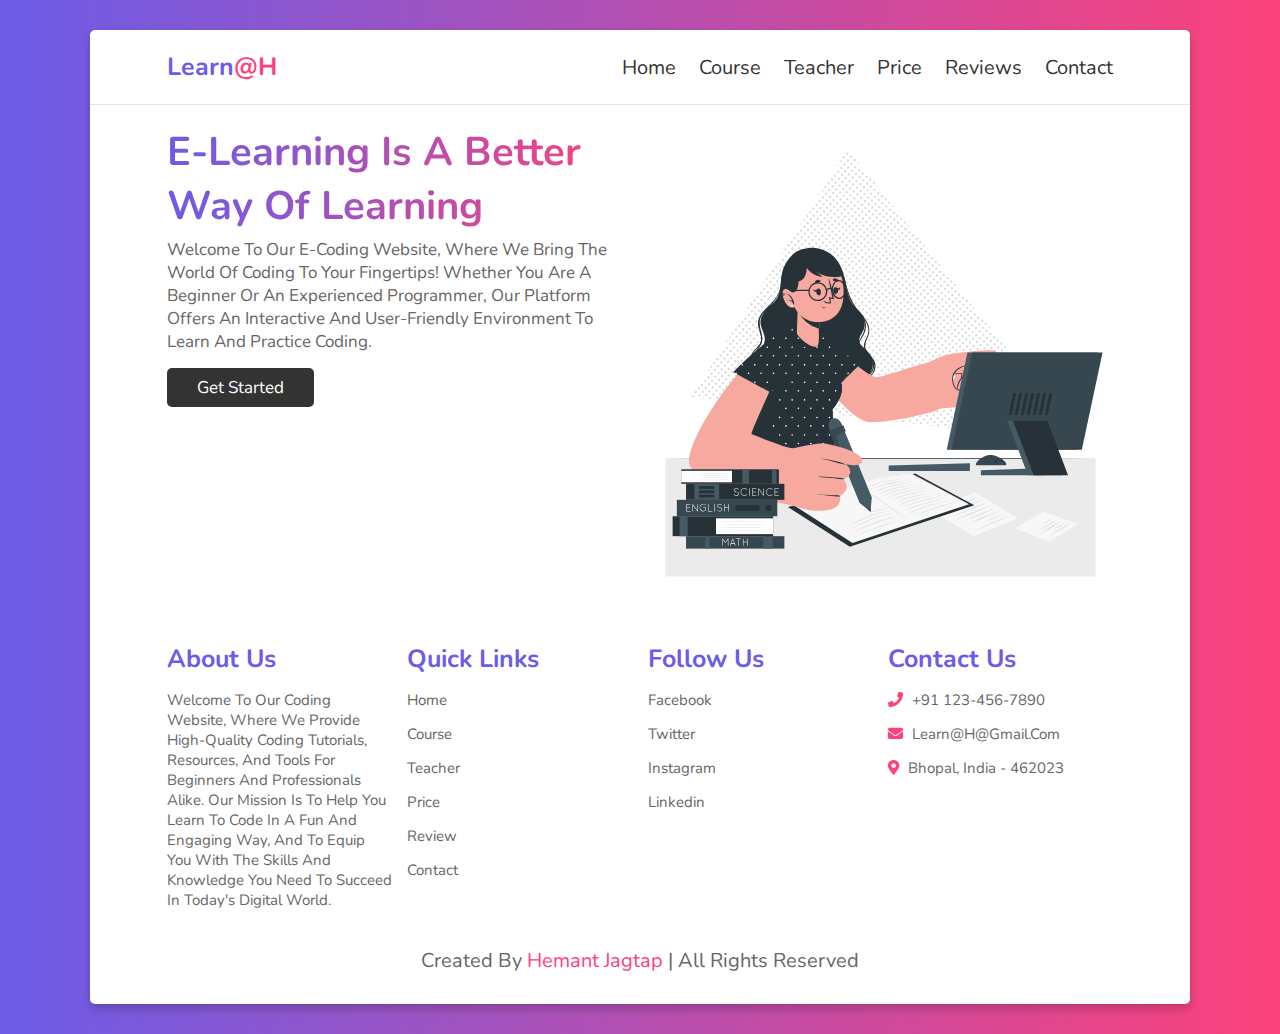
<file: index.html>
<!DOCTYPE html>
<html lang="en">
<head>
    <meta charset="UTF-8">
    <meta http-equiv="X-UA-Compatible" content="IE=edge">
    <meta name="viewport" content="width=device-width, initial-scale=1.0">
    <title>Learn@H</title>
 
    <!-- font awesome cdn Link -->
    <link rel="stylesheet" href="https://cdnjs.cloudflare.com/ajax/libs/font-awesome/5.15.3/css/all.min.css">
    
    <!-- Css file link -->
    <link rel="stylesheet" href="styles.css">
    
    <!-- Favicon Link -->
    <link rel="icon" href="favicon.ico">
</head>
<body>
    <div class="container">
        <header>
            <a href="#" class="logo">Learn<span>@H</span></a> 
            <!-- span use to apply inline css easily-->
            <div id="menu" class="fas fa-bars"></div>

            <nav class="navbar">
                <a href="index.html">home</a>
                <a href="course.html">course</a>
                <a href="teachers.html">teacher</a>
                <a href="price.html">price</a>
                <a href="reviews.html">reviews</a>
                <a href="contact.html">contact</a>
            </nav>
        </header>

        <!-- home section -->
        <section class="home">
            <div class="content">
                <h3>E-learning is a better way of learning</h3>
                <p>Welcome to our e-coding website, where we bring the world of coding to your fingertips! Whether you are a beginner or an experienced programmer, our platform offers an interactive and user-friendly environment to learn and practice coding.</p>
                <a href="#" class="btn">get started</a>
            </div>
            <div class="image">
                <img src="images/home-img.svg" alt="">
            </div>
        </section>




        <!-- footer section -->
        <section class="footer">
            <div class="box-container">
                <div class="box">
                    <h3>about us</h3>
                    <p>Welcome to our coding website, where we provide high-quality coding tutorials, resources, and tools for beginners and professionals alike. Our mission is to help you learn to code in a fun and engaging way, and to equip you with the skills and knowledge you need to succeed in today's digital world.</p>
                </div>

                <div class="box">
                    <h3>quick links</h3>
                    <a href="#">home</a>
                    <a href="#">course</a>
                    <a href="#">teacher</a>
                    <a href="#">price</a>
                    <a href="#">review</a>
                    <a href="#">contact</a>
                </div>

                <div class="box">
                    <h3>follow us</h3>
                    <a href="#">facebook</a>
                    <a href="#">twitter</a>
                    <a href="#">instagram</a>
                    <a href="#">linkedin</a>
                </div>
  
                <div class="box">
                    <h3>contact us</h3>
                    <p><i class="mod fas fa-phone"></i> +91 123-456-7890</p>
                    <p><i class="mod fas fa-envelope"></i> learn@h@gmail.com</p>
                    <p><i class="mod fas fa-map-marker-alt"></i> bhopal, india - 462023</p>
                </div>

            </div>

            <div class="credit">
                created by <span>Hemant Jagtap </span> | all rights reserved
            </div>
        </section>

    </div>










    <!-- js file link -->
    <script src="index.js"></script>
</body>
</html>
</file>
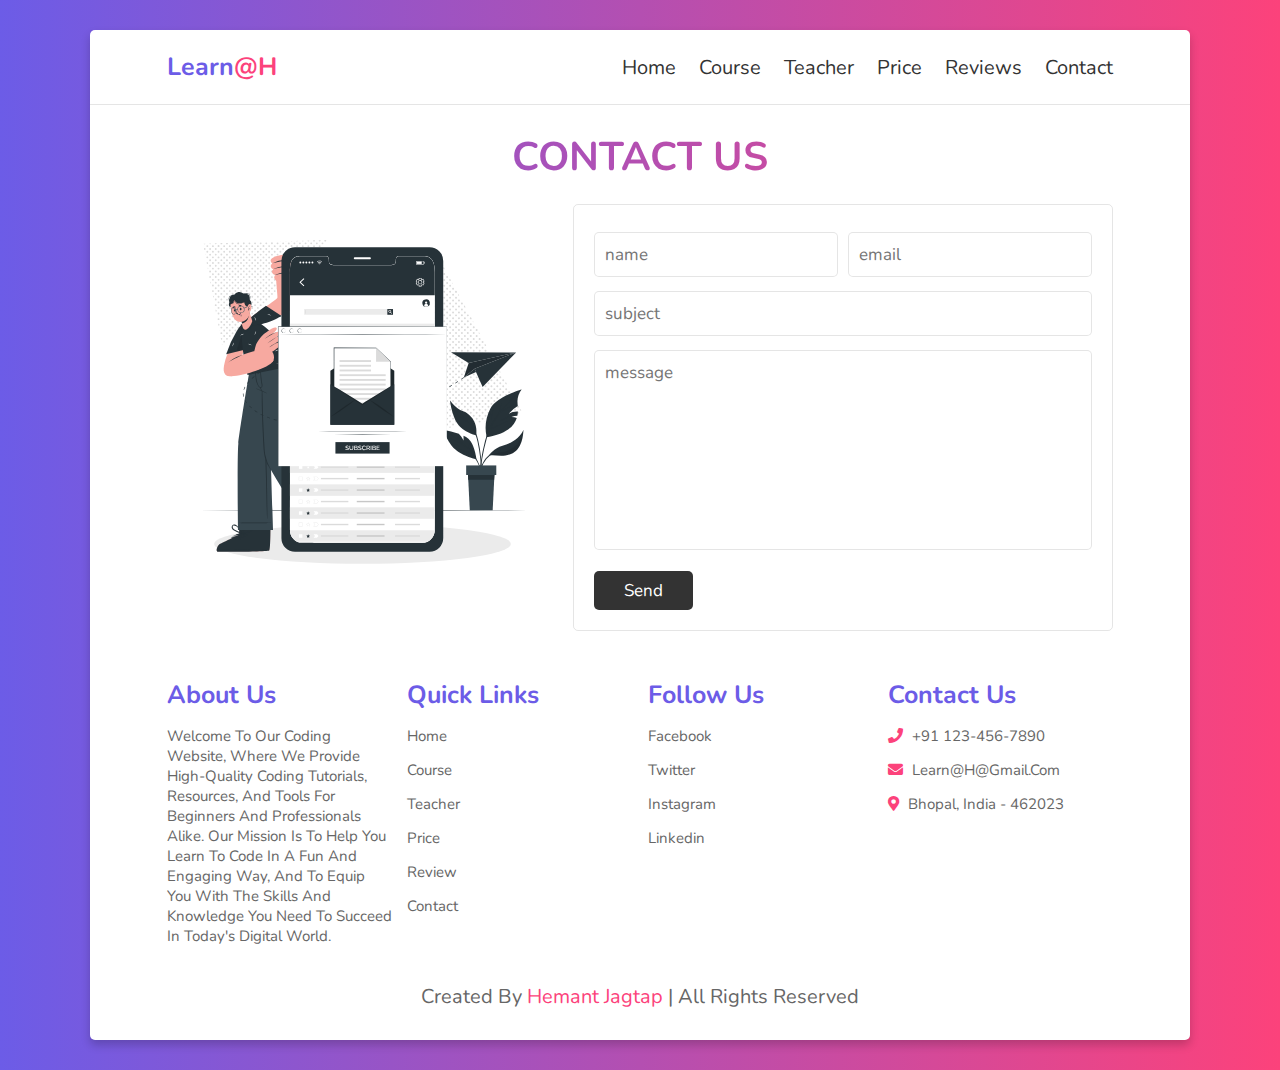
<file: contact.html>
<!DOCTYPE html>
<html lang="en">
<head>
    <meta charset="UTF-8">
    <meta http-equiv="X-UA-Compatible" content="IE=edge">
    <meta name="viewport" content="width=device-width, initial-scale=1.0">
    <title>Learn@H</title>

    <!-- font awesome cdn link  -->
    <link rel="stylesheet" href="https://cdnjs.cloudflare.com/ajax/libs/font-awesome/5.15.3/css/all.min.css">
  
    <!-- Css file link -->
    <link rel="stylesheet" href="styles.css">

    <!-- Favicon Link -->
    <link rel="icon" href="favicon.ico">
</head>
<body>
    <div class="container"> 
        <header>
            <a href="#" class="logo">Learn<span>@H</span></a> 
            <!-- span use to apply inline css easily-->
            <div id="menu" class="fas fa-bars"></div>

            <nav class="navbar">
                <a href="index.html">home</a>
                <a href="course.html">course</a>
                <a href="teachers.html">teacher</a>
                <a href="price.html">price</a>
                <a href="reviews.html">reviews</a>
                <a href="contact.html">contact</a>
            </nav>
        </header>
        
        <h1 class="heading">contact us</h1>

        <!-- contact section -->
        <section class="contact">
            <div class="image">
                <img src="images/contact-img.svg" alt="">
            </div>
            
            <form action="">
                <div class="inputBox">
                    <input type="text" placeholder="name">
                    <input type="email" placeholder="email">
                </div>
                
                <input type="text" placeholder="subject" class="box">
                
                <textarea placeholder="message" name="" id="" cols="30" rows="10"></textarea>
                
                <input type="submit" class="btn" value="send">
            </form>
            
        </section>

        <!-- footer section -->
        <section class="footer">
            <div class="box-container">
                <div class="box">
                    <h3>about us</h3>
                    <p>Welcome to our coding website, where we provide high-quality coding tutorials, resources, and tools for beginners and professionals alike. Our mission is to help you learn to code in a fun and engaging way, and to equip you with the skills and knowledge you need to succeed in today's digital world.</p>
                </div>

                <div class="box">
                    <h3>quick links</h3>
                    <a href="#">home</a>
                    <a href="#">course</a>
                    <a href="#">teacher</a>
                    <a href="#">price</a>
                    <a href="#">review</a>
                    <a href="#">contact</a>
                </div>

                <div class="box">
                    <h3>follow us</h3>
                    <a href="#">facebook</a>
                    <a href="#">twitter</a>
                    <a href="#">instagram</a>
                    <a href="#">linkedin</a>
                </div>
  
                <div class="box">
                    <h3>contact us</h3>
                    <p><i class="mod fas fa-phone"></i> +91 123-456-7890</p>
                    <p><i class="mod fas fa-envelope"></i> learn@h@gmail.com</p>
                    <p><i class="mod fas fa-map-marker-alt"></i> bhopal, india - 462023</p>
                </div>

            </div>

            <div class="credit">
                created by <span>Hemant Jagtap </span> | all rights reserved
            </div>
        </section>

    </div>










    <!-- js file link -->
    <script src="index.js"></script>
</body>
</html>
</file>
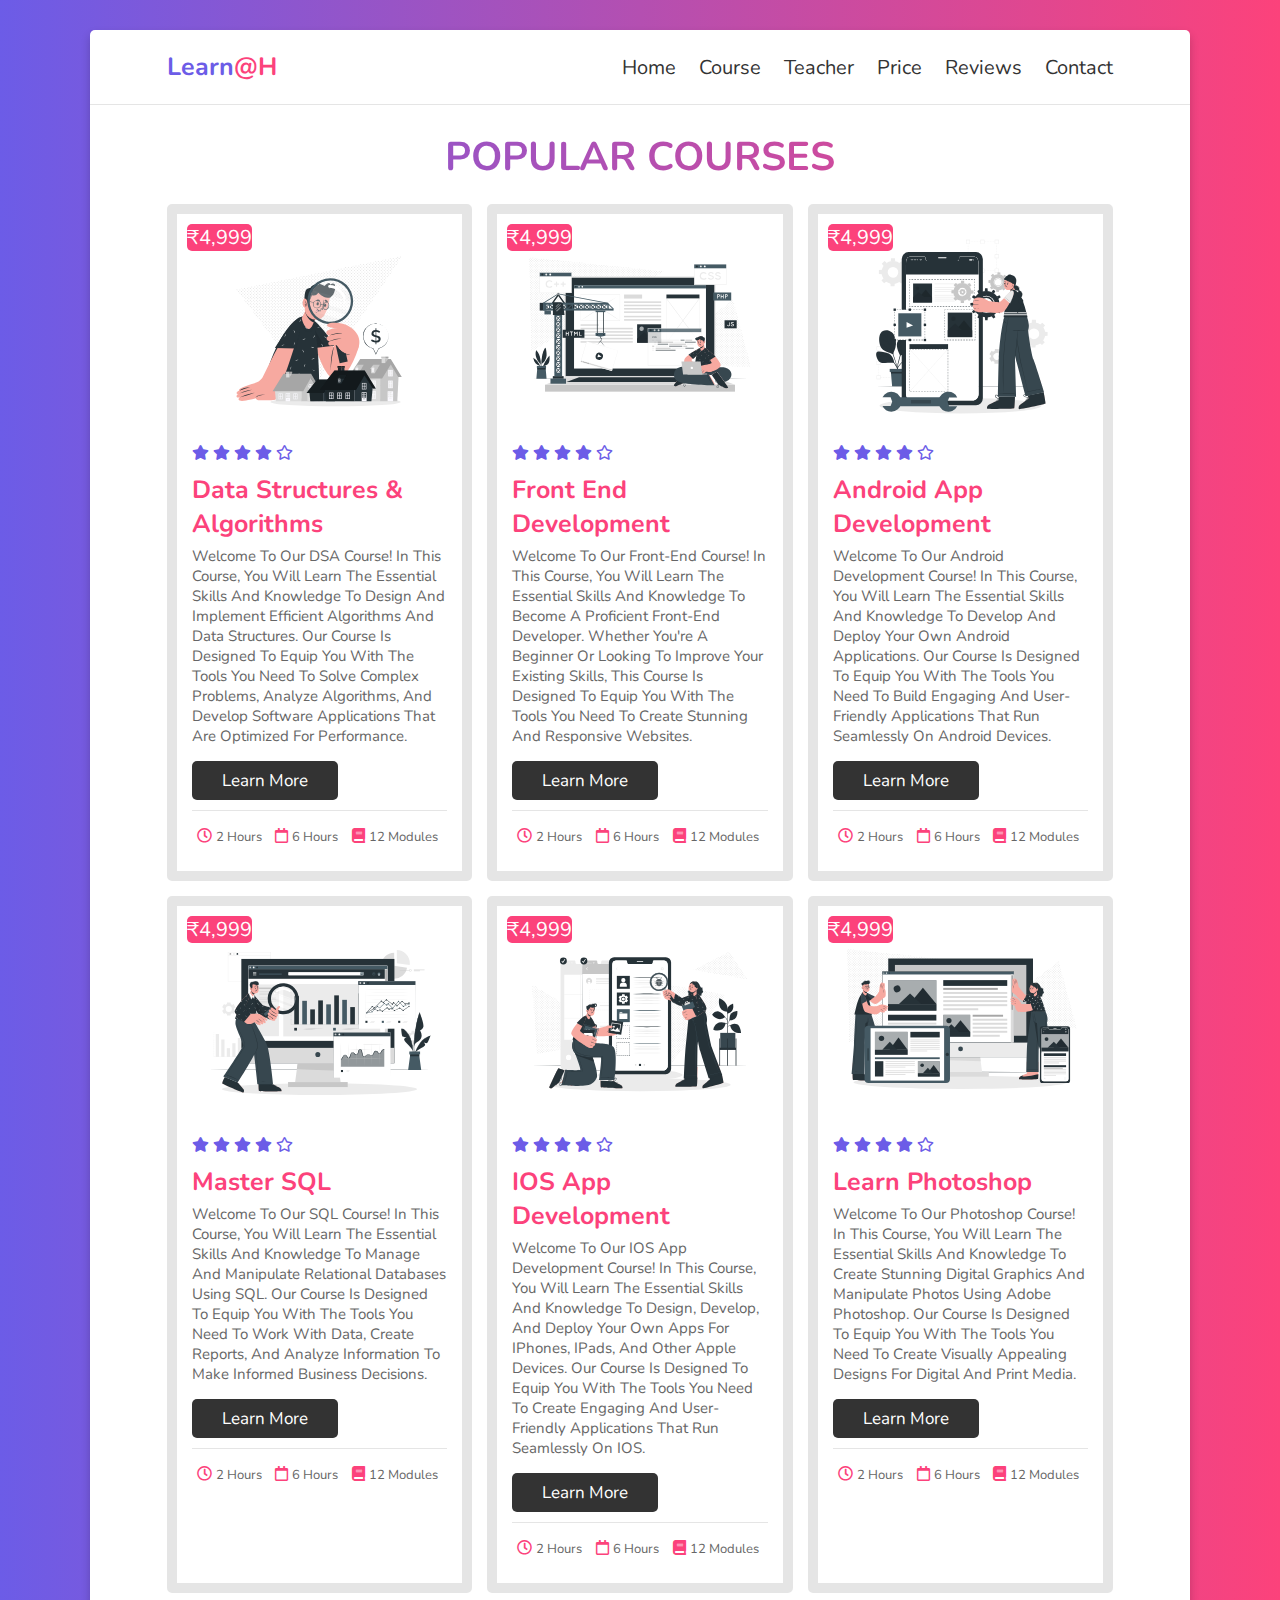
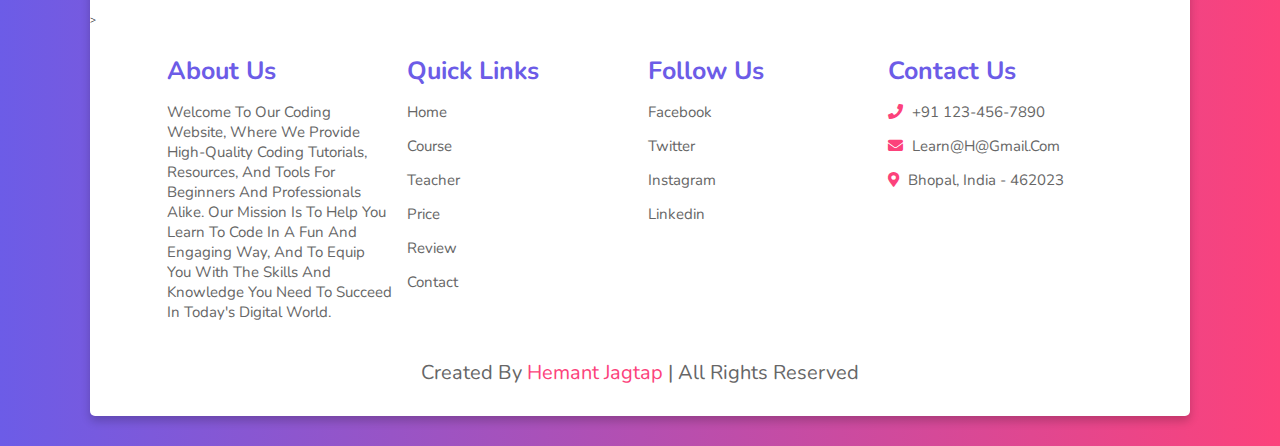
<file: course.html>
<!DOCTYPE html>
<html lang="en">
<head>
    <meta charset="UTF-8">
    <meta http-equiv="X-UA-Compatible" content="IE=edge">
    <meta name="viewport" content="width=device-width, initial-scale=1.0">
    <title>Learn@H</title>
 
   <!-- font awesome cdn link  -->
   <link rel="stylesheet" href="https://cdnjs.cloudflare.com/ajax/libs/font-awesome/5.15.3/css/all.min.css">

    <!-- Css file link -->
    <link rel="stylesheet" href="styles.css">

    <!-- Favicon Link -->
    <link rel="icon" href="favicon.ico">
</head> 
<body>
    <div class="container">
        <header>
            <a href="#" class="logo">Learn<span>@H</span></a> 
            <!-- span use to apply inline css easily-->
            <div id="menu" class="fas fa-bars"></div>

            <nav class="navbar">
                <a href="index.html">home</a>
                <a href="course.html">course</a>
                <a href="teachers.html">teacher</a>
                <a href="price.html">price</a>
                <a href="reviews.html">reviews</a>
                <a href="contact.html">contact</a>
            </nav>
        </header>
        
        <h1 class="heading"> popular courses</h1>
      
        <!-- course section -->
        <section class="course">

            <div class="box">
                <span class="amount">₹4,999</span>
                <img src="images/course-4.svg" alt="">
                <div class="stars">
                    <i class="fas fa-star"></i>
                    <i class="fas fa-star"></i>
                    <i class="fas fa-star"></i>
                    <i class="fas fa-star"></i>
                    <i class="far fa-star"></i>
                </div>
                <h3>data structures & algorithms</h3>
                <p>Welcome to our DSA course! In this course, you will learn the essential skills and knowledge to design and implement efficient algorithms and data structures. Our course is designed to equip you with the tools you need to solve complex problems, analyze algorithms, and develop software applications that are optimized for performance.</p>
                <a href="#" class="btn">learn more</a>
                <div class="icons ">
                    <p> <i class="far fa-clock"></i> <span> 2 hours </span> </p>
                    <p> <i class="far fa-calendar"></i> <span> 6 hours </span></p>
                    <p> <i class="fas fa-book"></i> <span> 12 modules </span> </p>
                </div>
            </div>

            <div class="box">
                <span class="amount">₹4,999</span>
                <img src="images/course-1.svg" alt="">
                <div class="stars">
                    <i class="fas fa-star"></i>
                    <i class="fas fa-star"></i>
                    <i class="fas fa-star"></i>
                    <i class="fas fa-star"></i>
                    <i class="far fa-star"></i>
                </div>
                <h3>front end development</h3>
                <p>Welcome to our front-end course! In this course, you will learn the essential skills and knowledge to become a proficient front-end developer. Whether you're a beginner or looking to improve your existing skills, this course is designed to equip you with the tools you need to create stunning and responsive websites.</p>
                <a href="#" class="btn">learn more</a>
                <div class="icons">
                    <p> <i class="far fa-clock"></i> <span> 2 hours </span> </p>
                    <p> <i class="far fa-calendar"></i> <span> 6 hours </span></p>
                    <p> <i class="fas fa-book"></i> <span> 12 modules </span> </p>
                </div>
            </div>

            <div class="box">
                <span class="amount">₹4,999</span>
                <img src="images/course-3.svg" alt="">
                <div class="stars">
                    <i class="fas fa-star"></i>
                    <i class="fas fa-star"></i>
                    <i class="fas fa-star"></i>
                    <i class="fas fa-star"></i>
                    <i class="far fa-star"></i>
                </div>
                <h3>android app development</h3>
                <p>Welcome to our Android development course! In this course, you will learn the essential skills and knowledge to develop and deploy your own Android applications. Our course is designed to equip you with the tools you need to build engaging and user-friendly applications that run seamlessly on Android devices.</p>
                <a href="#" class="btn">learn more</a>
                <div class="icons">
                    <p> <i class="far fa-clock"></i> <span> 2 hours </span> </p>
                    <p> <i class="far fa-calendar"></i> <span> 6 hours </span></p>
                    <p> <i class="fas fa-book"></i> <span> 12 modules </span> </p>
                </div>
            </div>
            
            <div class="box">
                <span class="amount">₹4,999</span>
                <img src="images/course-2.svg" alt="">
                <div class="stars">
                    <i class="fas fa-star"></i>
                    <i class="fas fa-star"></i>
                    <i class="fas fa-star"></i>
                    <i class="fas fa-star"></i>
                    <i class="far fa-star"></i>
                </div>
                <h3>Master SQL</h3>
                <p>Welcome to our SQL course! In this course, you will learn the essential skills and knowledge to manage and manipulate relational databases using SQL. Our course is designed to equip you with the tools you need to work with data, create reports, and analyze information to make informed business decisions.</p>
                <a href="#" class="btn">learn more</a>
                <div class="icons">
                    <p> <i class="far fa-clock"></i> <span> 2 hours </span> </p>
                    <p> <i class="far fa-calendar"></i> <span> 6 hours </span></p>
                    <p> <i class="fas fa-book"></i> <span> 12 modules </span> </p>
                </div>
            </div>

            <div class="box">
                <span class="amount">₹4,999</span>
                <img src="images/course-5.svg" alt="">
                <div class="stars">
                    <i class="fas fa-star"></i>
                    <i class="fas fa-star"></i>
                    <i class="fas fa-star"></i>
                    <i class="fas fa-star"></i>
                    <i class="far fa-star"></i>
                </div>
                <h3>iOS app development</h3>
                <p>Welcome to our iOS app development course! In this course, you will learn the essential skills and knowledge to design, develop, and deploy your own apps for iPhones, iPads, and other Apple devices. Our course is designed to equip you with the tools you need to create engaging and user-friendly applications that run seamlessly on iOS.</p>
                <a href="#" class="btn">learn more</a>
                <div class="icons">
                    <p> <i class="far fa-clock"></i> <span> 2 hours </span> </p>
                    <p> <i class="far fa-calendar"></i> <span> 6 hours </span></p>
                    <p> <i class="fas fa-book"></i> <span> 12 modules </span> </p>
                </div>
            </div>

            <div class="box">
                <span class="amount">₹4,999</span>
                <img src="images/course-6.svg" alt="">
                <div class="stars">
                    <i class="fas fa-star"></i>
                    <i class="fas fa-star"></i>
                    <i class="fas fa-star"></i>
                    <i class="fas fa-star"></i>
                    <i class="far fa-star"></i>
                </div>
                <h3>learn photoshop</h3>
                <p>Welcome to our Photoshop course! In this course, you will learn the essential skills and knowledge to create stunning digital graphics and manipulate photos using Adobe Photoshop. Our course is designed to equip you with the tools you need to create visually appealing designs for digital and print media.</p>
                <a href="#" class="btn">learn more</a>
                <div class="icons">
                    <p> <i class="far fa-clock"></i> <span> 2 hours </span> </p>
                    <p> <i class="far fa-calendar"></i> <span> 6 hours </span></p>
                    <p> <i class="fas fa-book"></i> <span> 12 modules </span> </p>
                </div>
            </div>


        </section>>



        <!-- footer section -->
        <section class="footer">
            <div class="box-container">
                <div class="box">
                    <h3>about us</h3>
                    <p>Welcome to our coding website, where we provide high-quality coding tutorials, resources, and tools for beginners and professionals alike. Our mission is to help you learn to code in a fun and engaging way, and to equip you with the skills and knowledge you need to succeed in today's digital world.</p>
                </div>

                <div class="box">
                    <h3>quick links</h3>
                    <a href="#">home</a>
                    <a href="#">course</a>
                    <a href="#">teacher</a>
                    <a href="#">price</a>
                    <a href="#">review</a>
                    <a href="#">contact</a>
                </div>

                <div class="box">
                    <h3>follow us</h3>
                    <a href="#">facebook</a>
                    <a href="#">twitter</a>
                    <a href="#">instagram</a>
                    <a href="#">linkedin</a>
                </div>
  
                <div class="box">
                    <h3>contact us</h3>
                    <p><i class="mod fas fa-phone"></i> +91 123-456-7890</p>
                    <p><i class="mod fas fa-envelope"></i> learn@h@gmail.com</p>
                    <p><i class="mod fas fa-map-marker-alt"></i> bhopal, india - 462023</p>
                </div>

            </div>

            <div class="credit">
                created by <span>Hemant Jagtap </span> | all rights reserved
            </div>
        </section>

    </div>










    <!-- js file link -->
    <script src="index.js"></script>
</body>
</html>
</file>
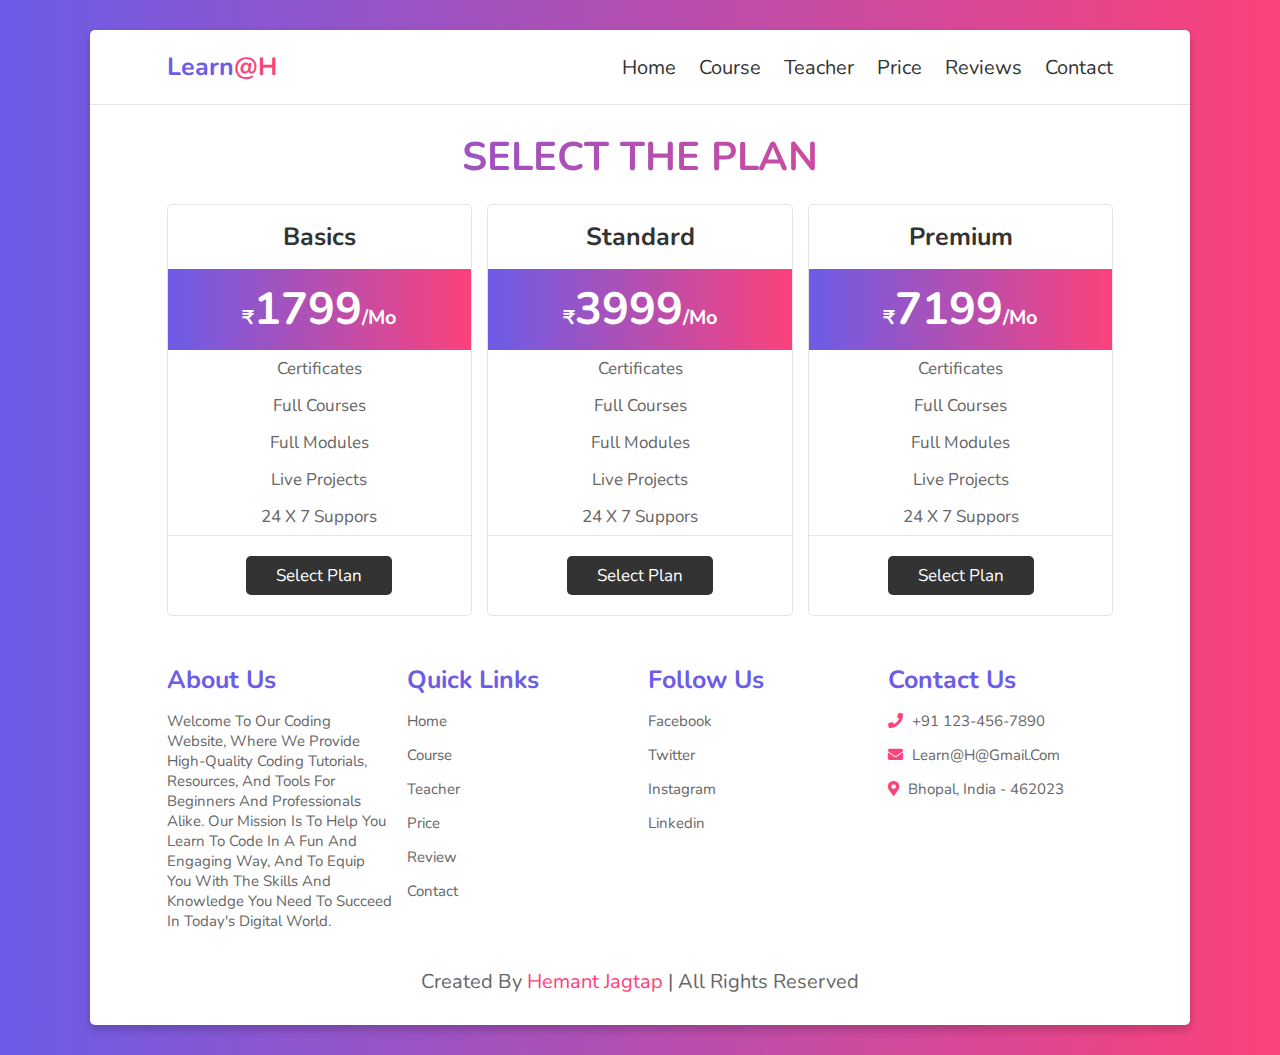
<file: price.html>
<!DOCTYPE html>
<html lang="en">
<head>
    <meta charset="UTF-8">
    <meta http-equiv="X-UA-Compatible" content="IE=edge">
    <meta name="viewport" content="width=device-width, initial-scale=1.0">
    <title>Learn@H</title>

    <!-- font awesome cdn link  -->
    <link rel="stylesheet" href="https://cdnjs.cloudflare.com/ajax/libs/font-awesome/5.15.3/css/all.min.css">

    <!-- Css file link -->
    <link rel="stylesheet" href="styles.css">

    <!-- Favicon Link -->
    <link rel="icon" href="favicon.ico">
</head>
<body>
    <div class="container">
        <header>
            <a href="#" class="logo">Learn<span>@H</span></a>
            <!-- span use to apply inline css easily-->
            <div id="menu" class="fas fa-bars"></div>

            <nav class="navbar">
                <a href="index.html">home</a>
                <a href="course.html">course</a>
                <a href="teachers.html">teacher</a>
                <a href="price.html">price</a>
                <a href="reviews.html">reviews</a>
                <a href="contact.html">contact</a>
            </nav>
        </header>
        
        <h1 class="heading">select the plan</h1>
        <!-- price section -->
        <section class="price">

            <div class="box">
                <h3>basics</h3>
                <div class="amount"><span>₹</span>1799<span>/mo</span></div>
                <ul>
                    <li>certificates</li>
                    <li>full courses</li>
                    <li>full modules</li>
                    <li>live projects</li>
                    <li>24 x 7 suppors</li>
                </ul>
                <a href="#" class="btn">select plan</a>
            </div>

            <div class="box">
                <h3>standard</h3>
                <div class="amount"><span>₹</span>3999<span>/mo</span></div>
                <ul>
                    <li>certificates</li>
                    <li>full courses</li>
                    <li>full modules</li>
                    <li>live projects</li>
                    <li>24 x 7 suppors</li>
                </ul>
                <a href="#" class="btn">select plan</a>
            </div>

            <div class="box">
                <h3>premium</h3>
                <div class="amount"><span>₹</span>7199<span>/mo</span></div>
                <ul>
                    <li>certificates</li>
                    <li>full courses</li>
                    <li>full modules</li>
                    <li>live projects</li>
                    <li>24 x 7 suppors</li>
                </ul>
                <a href="#" class="btn">select plan</a>
            </div>
        </section>


        <!-- footer section -->
        <section class="footer">
            <div class="box-container">
                <div class="box">
                    <h3>about us</h3>
                    <p>Welcome to our coding website, where we provide high-quality coding tutorials, resources, and tools for beginners and professionals alike. Our mission is to help you learn to code in a fun and engaging way, and to equip you with the skills and knowledge you need to succeed in today's digital world.</p>
                </div>

                <div class="box">
                    <h3>quick links</h3>
                    <a href="#">home</a>
                    <a href="#">course</a>
                    <a href="#">teacher</a>
                    <a href="#">price</a>
                    <a href="#">review</a>
                    <a href="#">contact</a>
                </div>

                <div class="box">
                    <h3>follow us</h3>
                    <a href="#">facebook</a>
                    <a href="#">twitter</a>
                    <a href="#">instagram</a>
                    <a href="#">linkedin</a>
                </div>
  
                <div class="box">
                    <h3>contact us</h3>
                    <p><i class="mod fas fa-phone"></i> +91 123-456-7890</p>
                    <p><i class="mod fas fa-envelope"></i> learn@h@gmail.com</p>
                    <p><i class="mod fas fa-map-marker-alt"></i> bhopal, india - 462023</p>
                </div>

            </div>

            <div class="credit">
                created by <span>Hemant Jagtap </span> | all rights reserved
            </div>
        </section>

    </div>









    <!-- js file link -->
    <script src="index.js"></script>
</body>
</html>
</file>
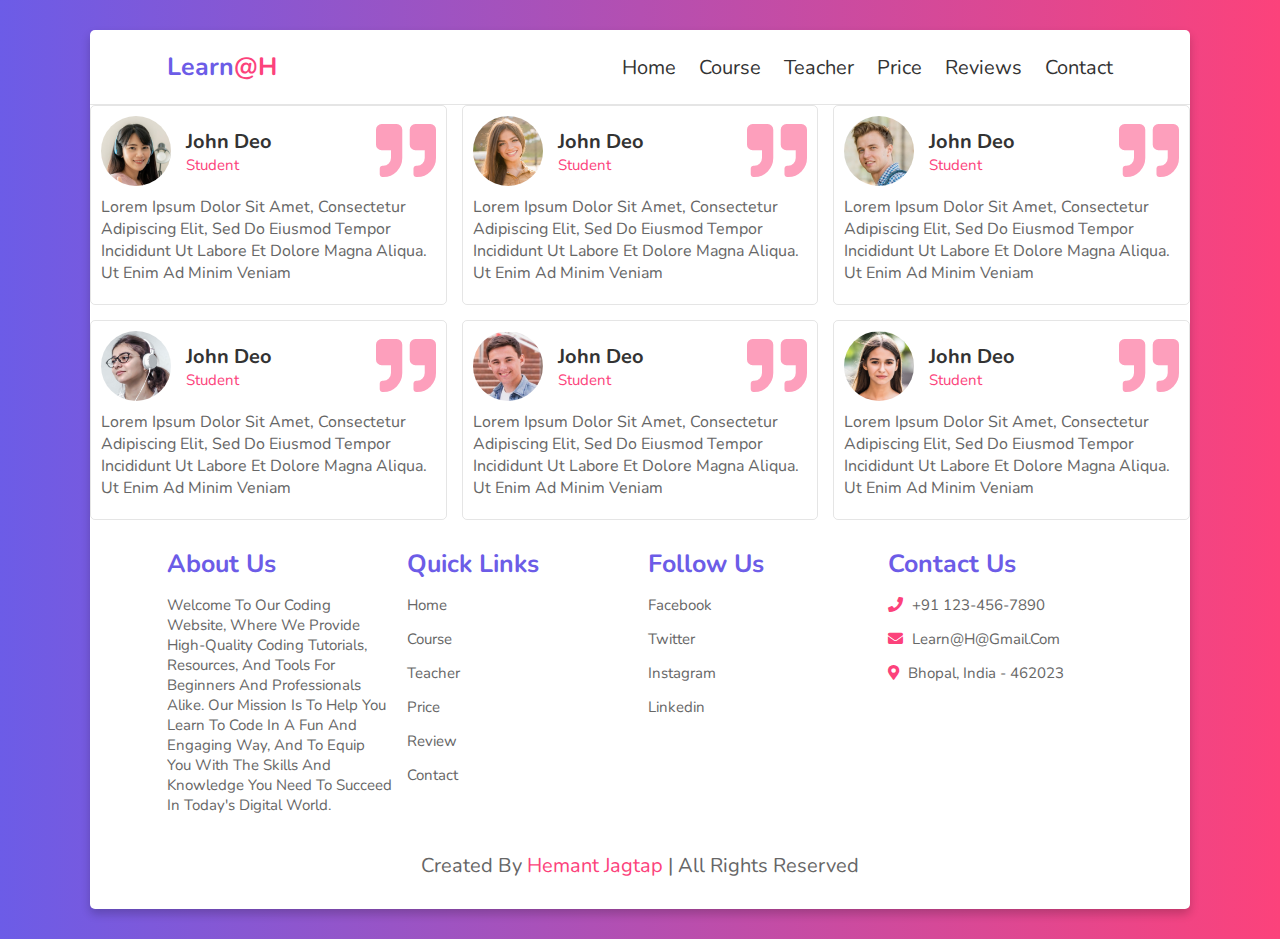
<file: reviews.html>
<!DOCTYPE html>
<html lang="en">
<head>
    <meta charset="UTF-8">
    <meta http-equiv="X-UA-Compatible" content="IE=edge">
    <meta name="viewport" content="width=device-width, initial-scale=1.0">
    <title>Learn@H</title>

    <!-- font awesome cdn link  -->
    <link rel="stylesheet" href="https://cdnjs.cloudflare.com/ajax/libs/font-awesome/5.15.3/css/all.min.css">

    <!-- Css file link -->
    <link rel="stylesheet" href="styles.css">

    <!-- Favicon Link -->
    <link rel="icon" href="favicon.ico">
</head>
<body>
    <div class="container">
        <header>
            <a href="#" class="logo">Learn<span>@H</span></a> 
            <!-- span use to apply inline css easily-->
            <div id="menu" class="fas fa-bars"></div>

            <nav class="navbar">
                <a href="index.html">home</a>
                <a href="course.html">course</a>
                <a href="teachers.html">teacher</a>
                <a href="price.html">price</a>
                <a href="reviews.html">reviews</a>
                <a href="contact.html">contact</a>
            </nav>
        </header>


        <!-- review section -->
        <secton class="review">
            <div class="box">
                <div class="student">
                    <div class="student-info">
                        <img src="images/student-1.png" alt="">                    
                        <div class="info">
                            <h3>john deo</h3>
                            <span>student</span>
                        </div>
                    </div>
                    <i class="mod fas fa-quote-right"></i>
                </div>
                <p class="text">Lorem ipsum dolor sit amet, consectetur adipiscing elit, sed do eiusmod tempor incididunt ut labore et dolore magna aliqua. Ut enim ad minim veniam</p>
            </div>

            <div class="box">
                <div class="student">
                    <div class="student-info">
                        <img src="images/student-2.png" alt="">                    
                        <div class="info">
                            <h3>john deo</h3>
                            <span>student</span>
                        </div>
                    </div>
                    <i class="mod fas fa-quote-right"></i>
                </div>
                <p class="text">Lorem ipsum dolor sit amet, consectetur adipiscing elit, sed do eiusmod tempor incididunt ut labore et dolore magna aliqua. Ut enim ad minim veniam</p>
            </div>

            <div class="box">
                <div class="student">
                    <div class="student-info">
                        <img src="images/student-3.png" alt="">                    
                        <div class="info">
                            <h3>john deo</h3>
                            <span>student</span>
                        </div>
                    </div>
                    <i class="mod fas fa-quote-right"></i>
                </div>
                <p class="text">Lorem ipsum dolor sit amet, consectetur adipiscing elit, sed do eiusmod tempor incididunt ut labore et dolore magna aliqua. Ut enim ad minim veniam</p>
            </div>

            <div class="box">
                <div class="student">
                    <div class="student-info">
                        <img src="images/student-4.png" alt="">                    
                        <div class="info">
                            <h3>john deo</h3>
                            <span>student</span>
                        </div>
                    </div>
                    <i class="mod fas fa-quote-right"></i>
                </div>
                <p class="text">Lorem ipsum dolor sit amet, consectetur adipiscing elit, sed do eiusmod tempor incididunt ut labore et dolore magna aliqua. Ut enim ad minim veniam</p>
            </div>

            <div class="box">
                <div class="student">
                    <div class="student-info">
                        <img src="images/student-5.png" alt="">                    
                        <div class="info">
                            <h3>john deo</h3>
                            <span>student</span>
                        </div>
                    </div>
                    <i class="mod fas fa-quote-right"></i>
                </div>
                <p class="text">Lorem ipsum dolor sit amet, consectetur adipiscing elit, sed do eiusmod tempor incididunt ut labore et dolore magna aliqua. Ut enim ad minim veniam</p>
            </div>

            <div class="box">
                <div class="student">
                    <div class="student-info">
                        <img src="images/student-6.png" alt="">                    
                        <div class="info">
                            <h3>john deo</h3>
                            <span>student</span>
                        </div>
                    </div>
                    <i class="mod fas fa-quote-right"></i>
                </div>
                <p class="text">Lorem ipsum dolor sit amet, consectetur adipiscing elit, sed do eiusmod tempor incididunt ut labore et dolore magna aliqua. Ut enim ad minim veniam</p>
            </div>

        </secton>

        <!-- footer section -->
        <section class="footer">
            <div class="box-container">
                <div class="box">
                    <h3>about us</h3>
                    <p>Welcome to our coding website, where we provide high-quality coding tutorials, resources, and tools for beginners and professionals alike. Our mission is to help you learn to code in a fun and engaging way, and to equip you with the skills and knowledge you need to succeed in today's digital world.</p>
                </div>

                <div class="box">
                    <h3>quick links</h3>
                    <a href="#">home</a>
                    <a href="#">course</a>
                    <a href="#">teacher</a>
                    <a href="#">price</a>
                    <a href="#">review</a>
                    <a href="#">contact</a>
                </div>

                <div class="box">
                    <h3>follow us</h3>
                    <a href="#">facebook</a>
                    <a href="#">twitter</a>
                    <a href="#">instagram</a>
                    <a href="#">linkedin</a>
                </div>
  
                <div class="box">
                    <h3>contact us</h3>
                    <p><i class="mod fas fa-phone"></i> +91 123-456-7890</p>
                    <p><i class="mod fas fa-envelope"></i> learn@h@gmail.com</p>
                    <p><i class="mod fas fa-map-marker-alt"></i> bhopal, india - 462023</p>
                </div>

            </div>

            <div class="credit">
                created by <span>Hemant Jagtap </span> | all rights reserved
            </div>
        </section>

    </div>








    <!-- js file link -->
    <script src="index.js"></script>
</body>
</html>
</file>
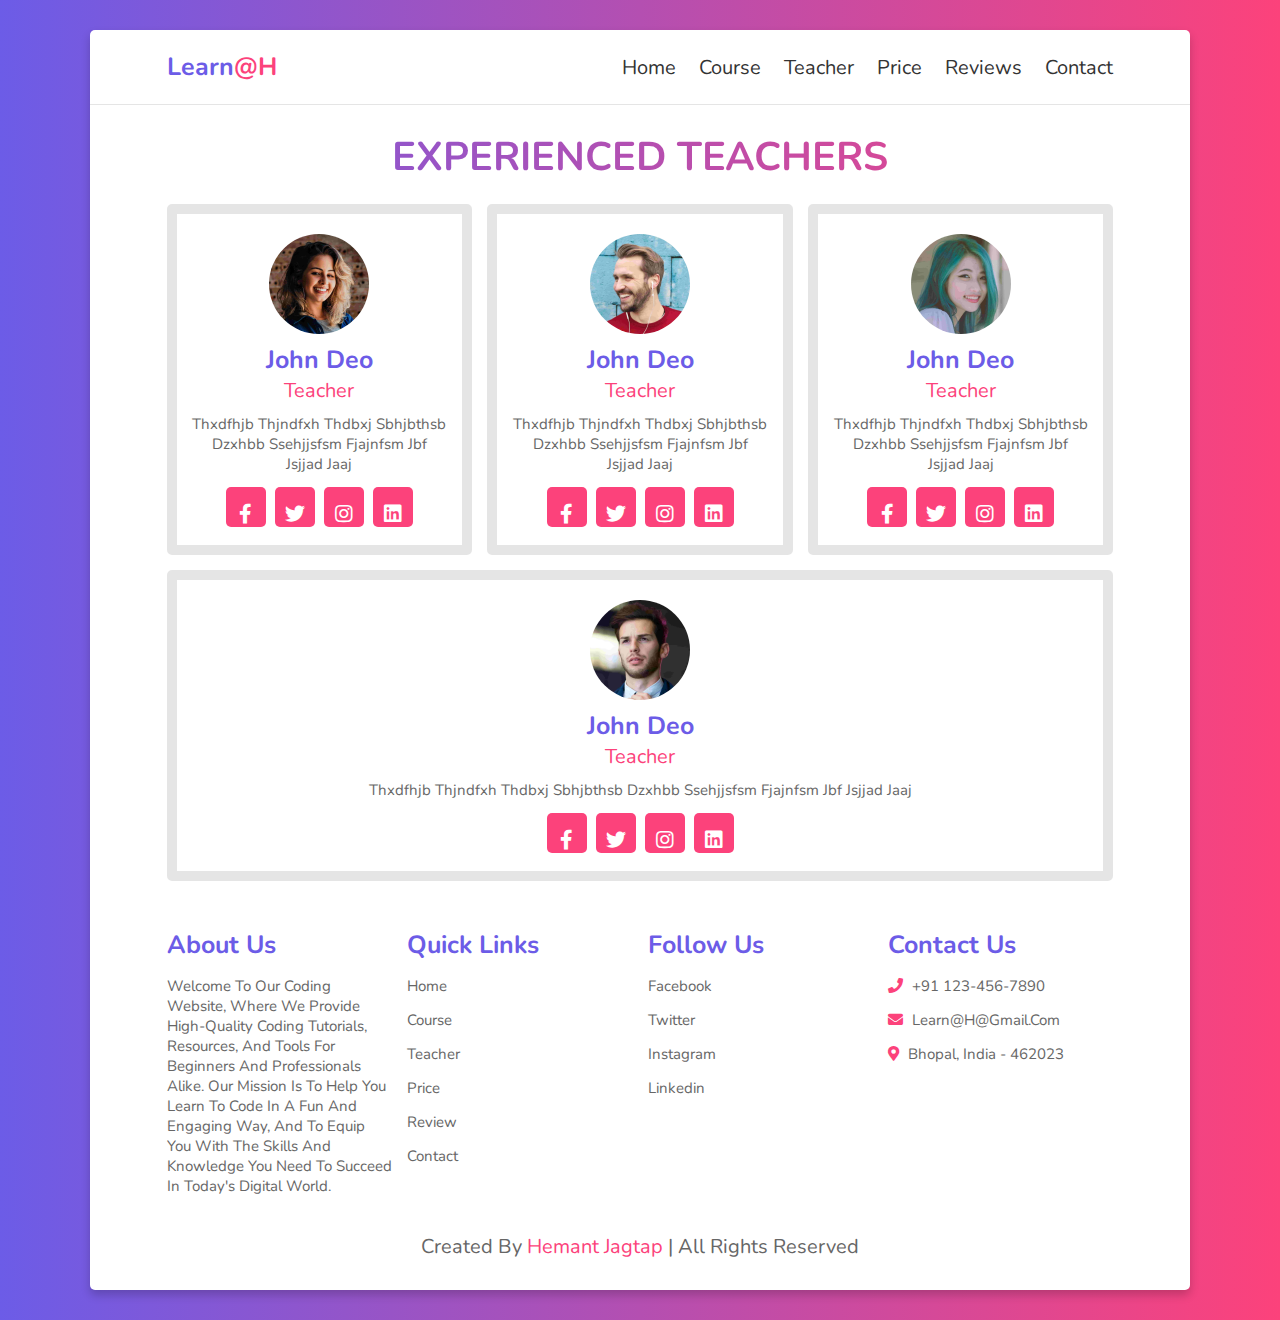
<file: teachers.html>
<!DOCTYPE html>
<html lang="en">
<head> 
    <meta charset="UTF-8">
    <meta http-equiv="X-UA-Compatible" content="IE=edge">
    <meta name="viewport" content="width=device-width, initial-scale=1.0">
    <title>Learn@H</title>

    <!-- font awesome cdn link  -->
    <link rel="stylesheet" href="https://cdnjs.cloudflare.com/ajax/libs/font-awesome/5.15.3/css/all.min.css">

    <!-- Css file link -->
    <link rel="stylesheet" href="styles.css">

    <!-- Favicon Link -->
    <link rel="icon" href="favicon.ico">
</head>
<body>
    <div class="container">
        <header>
            <a href="#" class="logo">Learn<span>@H</span></a> 
            <!-- span use to apply inline css easily-->
            <div id="menu" class="fas fa-bars"></div>

            <nav class="navbar">
                <a href="index.html">home</a>
                <a href="course.html">course</a>
                <a href="teachers.html">teacher</a>
                <a href="price.html">price</a>
                <a href="reviews.html">reviews</a>
                <a href="contact.html">contact</a>
            </nav>
        </header>
        
        <h1 class="heading"> experienced teachers</h1>

        <!-- teacher section -->
        <section class="teacher">
            <div class="box">
                <img src="images/teacher-1.png" alt="">
                <h3>john deo</h3>
                <span>teacher</span>
                <p>thxdfhjb thjndfxh thdbxj sbhjbthsb dzxhbb ssehjjsfsm fjajnfsm jbf  jsjjad jaaj</p>
                <div class="share">
                    <a href="#" class="mod fab fa-facebook-f"></a>
                    <a href="#" class="mod fab fa-twitter"></a>
                    <a href="#" class="mod fab fa-instagram"></a>
                    <a href="#" class="mod fab fa-linkedin"></a>
                </div>
            </div>

            <div class="box">
                <img src="images/teacher-2.png" alt="">
                <h3>john deo</h3>
                <span>teacher</span>
                <p>thxdfhjb thjndfxh thdbxj sbhjbthsb dzxhbb ssehjjsfsm fjajnfsm jbf  jsjjad jaaj</p>
                <div class="share">
                    <a href="#" class="mod fab fa-facebook-f"></a>
                    <a href="#" class="mod fab fa-twitter"></a>
                    <a href="#" class="mod fab fa-instagram"></a>
                    <a href="#" class="mod fab fa-linkedin"></a>
                </div>
            </div>

            <div class="box">
                <img src="images/teacher-3.png" alt="">
                <h3>john deo</h3>
                <span>teacher</span>
                <p>thxdfhjb thjndfxh thdbxj sbhjbthsb dzxhbb ssehjjsfsm fjajnfsm jbf  jsjjad jaaj</p>
                <div class="share">
                    <a href="#" class="mod fab fa-facebook-f"></a>
                    <a href="#" class="mod fab fa-twitter"></a>
                    <a href="#" class="mod fab fa-instagram"></a>
                    <a href="#" class="mod fab fa-linkedin"></a>
                </div>
            </div>

            <div class="box">
                <img src="images/teacher-4.png" alt="">
                <h3>john deo</h3>
                <span>teacher</span>
                <p>thxdfhjb thjndfxh thdbxj sbhjbthsb dzxhbb ssehjjsfsm fjajnfsm jbf  jsjjad jaaj</p>
                <div class="share">
                    <a href="#" class="mod fab fa-facebook-f"></a>
                    <a href="#" class="mod fab fa-twitter"></a>
                    <a href="#" class="mod fab fa-instagram"></a>
                    <a href="#" class="mod fab fa-linkedin"></a>
                </div>
            </div>
        </section>

        <!-- footer section -->
        <section class="footer">
            <div class="box-container">
                <div class="box">
                    <h3>about us</h3>
                    <p>Welcome to our coding website, where we provide high-quality coding tutorials, resources, and tools for beginners and professionals alike. Our mission is to help you learn to code in a fun and engaging way, and to equip you with the skills and knowledge you need to succeed in today's digital world.</p>
                </div>

                <div class="box">
                    <h3>quick links</h3>
                    <a href="#">home</a>
                    <a href="#">course</a>
                    <a href="#">teacher</a>
                    <a href="#">price</a>
                    <a href="#">review</a>
                    <a href="#">contact</a>
                </div>

                <div class="box">
                    <h3>follow us</h3>
                    <a href="#">facebook</a>
                    <a href="#">twitter</a>
                    <a href="#">instagram</a>
                    <a href="#">linkedin</a>
                </div>
  
                <div class="box">
                    <h3>contact us</h3>
                    <p><i class="mod fas fa-phone"></i> +91 123-456-7890</p>
                    <p><i class="mod fas fa-envelope"></i> learn@h@gmail.com</p>
                    <p><i class="mod fas fa-map-marker-alt"></i> bhopal, india - 462023</p>
                </div>

            </div>

            <div class="credit">
                created by <span>Hemant Jagtap </span> | all rights reserved
            </div>
        </section>

    </div>








    <!-- js file link -->
    <script src="index.js"></script>
</body>
</html>
</file>
<file: styles.css>
@import url('https://fonts.googleapis.com/css2?family=Nunito:wght@200;300;400;600;700&display=swap');

:root {
    --voilet:#6c5ce7;
    --pink:#FC427B;
    --gradient:linear-gradient(90deg, var(--voilet), var(--pink));
}

*{
    font-family: 'Nunito', sans-serif;
    margin: 0; padding: 0;
    box-sizing: border-box;
    outline: none;
    border: none;
    text-decoration: none;
    text-transform: capitalize;
    transition: all .2s ease-out;
}

html {
    font-size: 62.5%;
    overflow-x: hidden;
}

html ::-webkit-scrollbar {
    width: 1rem;
}

html ::-webkit-scrollbar-track {
    background: #333;
}

html ::-webkit-scrollbar-thumb {
    background: #fff;
    border-radius: 5rem;
}

body {
    background: var(--gradient);
    padding: 3rem 7%;
}

section {
    padding: 2rem 7%;
}

.container {
    background: #fff;
    border-radius: .5rem;
    box-shadow: 0 .5rem 1rem rgba(0,0,0,.2);
}

.heading {
    color: transparent;
    background: var(--gradient);
    background-clip: text;
    -webkit-background-clip: text;
    background-clip: text;
    padding: 0 1rem;
    padding-top: 2.5rem;
    text-align: center;
    font-size: 4rem;
    text-transform: uppercase;
}

.btn {
    display: inline-block;
    margin-top: 1rem;
    padding: .8rem 3rem;
    border-radius: .5rem;
    background: #333;
    color: #fff;
    cursor: pointer;
    font-size: 1.7rem;
}

.btn:hover {
    background: var(--gradient);
}

header {
    display: flex;
    align-items: center;
    justify-content: space-between;
    width: 100%;
    padding: 2rem 7%;
    border-bottom: .1rem solid rgba(0,0,0,.1);
    position: relative;
    z-index: 1000;
}

header .logo {
    font-size: 2.5rem;
    color: var(--voilet);
    font-weight: bold;
}

header .logo span{
    color: var(--pink);
}

header .navbar a {
    margin-left: 2rem;
    font-size: 2rem;
    color: #333;
}

header .navbar a:hover {
    color: var(--pink);
}

#menu{
    font-size: 3rem;
    padding:.5rem .5rem;
    border-radius: .3rem;
    border:.1rem solid rgba(0,0,0,.2);
    cursor: pointer;
    display: none;
}

.home {
    display: flex;
    flex-wrap: wrap;
    gap: 1.5rem;
}

.home .content {
    flex: 1 1 40rem;
} 
.home .image {
    flex: 1 1 40rem;
} 
.home .image img {
    width: 100%;
} 

.home .content h3{
    color: transparent;
    background: var(--gradient);
    -webkit-background-clip: text;
    background-clip: text;
    font-size: 4rem;
} 

.home .content p {
    padding: .5rem 0;
    font-size: 1.7rem;
    color: #666;
}



.course {
   display: flex; 
   flex-wrap: wrap;
   gap: 1.5rem;
}

.course .box{
    flex: 1 1 30rem;
    border-radius: .5rem;
    border: 1rem solid rgba(0,0,0,.1);
    padding: 1.5rem;
    position: relative;
}

.course .box img{
    height: 20rem;
    width: 100%;
}

.course .box .amount{
    position: absolute;
    top: 1rem;
    left: 1rem;
    font-size: 2rem;
    padding-left: .5rem 1rem;
    background: var(--pink);
    color: #fff;
    border-radius: .5rem;
}

.course .box .stars {
    color: var(--voilet);
    font-size: 1.5rem;
    padding:1rem 0;
}

.course .box h3{
    color: var(--pink);
    font-size: 2.5rem;
}

.course .box p{
    color: #666;
    font-size: 1.5rem;
    padding: .5rem 0;
}

.course .icons {
    display: flex;
    justify-content: space-between;
    border-top: .1rem solid rgba(0,0,0,.1);
    margin-top: 1rem;
    padding: .5rem;
    padding-top: 1rem;
}


.course .icons p{
    padding-right: .4rem;
    color:var(--pink);
}

.course .icons p span{
    color: #666;
    font-size: 1.3rem;
}

.teacher {
    display: flex;
    flex-wrap: wrap;
    gap: 1.5rem;
}

.teacher .box {
    flex: 1 1 23rem;
    border: 1rem solid rgba(0,0,0,.1);
    border-radius: .5rem;
    padding: 1.5rem;
    text-align: center;
}

.teacher .box img{
    height: 10rem;
    width: 10rem;
    margin: .5rem 0;
    border-radius: 50%;
    object-fit: cover;
}

.teacher .box h3{
    color: var(--voilet);
    font-size: 2.5rem;
}

.teacher .box span {
    color: var(--pink);
    font-size: 2rem;
}

.teacher .box p{
    color: #666;
    font-size: 1.5rem;
    padding: 1rem 0;
}

.teacher .box .share .mod {
    height:4rem;
    width:4rem;
    line-height: 4rem;
    font-size: 2rem;
    background:var(--pink);
    border-radius: .5rem;
    margin:.3rem;
    color:#fff;
    padding: .7rem;
}

.teacher .box .share .mod:hover {
    background: var(--voilet);
}


.price {
    display: flex;
    flex-wrap: wrap;
    gap: 1.5rem;
}

.price .box {
    flex: 1 1 30rem;
    text-align: center;
    border: .1rem solid rgba(0,0,0,.1);
    border-radius: .5rem;  
}

.price .box h3 {
    font-size: 2.5rem;
    color: #333;
    padding: 1.5rem 0;
}

.price .box .amount {
    font-size: 4.5rem;
    color: #fff;
    padding: 1rem 0;
    background: var(--gradient);
    font-weight: bold;
}

.price .box .amount span {
    font-size: 2rem;
}

.price .box ul {
    border-bottom: .1rem solid rgba(0,0,0,.1);
    padding-bottom: 1rem 0;
    list-style: none;
}

.price .box ul li {
    padding: .7rem 0;
    font-size: 1.7rem;
    color: #666;
}

.price .box .btn {
    margin: 2rem 0;
}

.review{
    display: flex;
    flex-wrap: wrap;
    gap: 1.5rem;
}

.review .box {
    border-radius: .5rem;
    border: .1rem solid rgba(0,0,0,.1);
    padding: 1rem;
    flex: 1 1 30rem;
}

.review .box .student {
    display: flex;
    align-items: center;
    justify-content: space-between;
}

.review .box .student .student-info {
    display: flex;
    align-items: center;
}

.review .box .student .mod {
    font-size: 6rem;
    color: var(--pink);
    opacity: .5;
}

.review .box .student .student-info img {
    border-radius: 50%;
    object-fit: cover;
    height: 7rem;
    width: 7rem;
    margin-right: 1.5rem;
} 

.review .box .student .student-info h3 {
    font-size: 2rem;
    color: #333;
}

.review .box .student .student-info span {
    font-size: 1.5rem;
    color: var(--pink);
}

.review .box .text {
    padding: 1rem 0;
    font-size: 1.6rem;
    color: #666;
}


.contact{
  display: flex;
  flex-wrap: wrap;
  gap:1.5rem;
}

.contact .image{
  flex:1 1 35rem;
}

.contact .image img{
  width:100%;
}

.contact form{
  flex:1 1 50rem;
  border:.1rem solid rgba(0,0,0,.1);
  border-radius: .5rem;
  padding:2rem;
}

.contact form .inputBox{
  display: flex;
  justify-content: space-between;
  flex-wrap: wrap;
}

.contact form .inputBox input,
.contact form .box, 
.contact form textarea{
  width: 100%;
  padding:1rem;
  margin:.7rem 0;
  font-size: 1.7rem;
  border:.1rem solid rgba(0,0,0,.1);
  border-radius: .5rem;
  text-transform: none;
  color:#333;
} 

.contact form .inputBox input:focus,
.contact form .box:focus, 
.contact form textarea:focus{
  border-color: var(--pink);
}

.contact form .inputBox input{
  width:49%;
}

.contact form textarea{
  height: 20rem;
  resize: none;
}


.footer .box-container {
    display: flex;
    flex-wrap: wrap;
    gap: 1.5rem; 
}

.footer .box-container .box {
    flex: 1 1 20rem;
    
}

.footer .box-container .box h3{
   font-size: 2.5rem;
   color: var(--voilet);
   padding: .7rem 0;
}

.footer .box-container .box p{
   font-size: 1.5rem;
   color: #666;
   padding: .7rem 0;
}

.footer .box-container .box a{
   display: block; 
   font-size: 1.5rem;
   color: #666;
   padding: .7rem 0;
}

.footer .box-container .box a:hover{
   color: var(--pink);
}

.footer .box-container .box p .mod{
    padding-right: .5rem;
    color:var(--pink);
}

.footer .credit {
    font-size: 2rem;
    margin-top: 1rem;
    padding: 1rem;
    padding-top: 2rem;
    text-align: center;
    border-top: .1 solid rgba(0,0,0,.1);
    color: #666;
}
 
.footer .credit span{
    color: var(--pink);
}


/* media queries */
@media(max-width:991px) {
    html {
        font-size: 55%;
    }
    
    body {
        padding: 1.5rem;
    }

    header {
        padding:2rem;
    }
    section {
        padding:2rem;
    }
}

@media(max-width:768px) {
    #menu {
        display: initial;
    }

    header .navbar {
        position: absolute;
        top: 100%;
        left:0;
        right: 0;
        background: #fff;
        border-top: .1rem solid rgba(0,0,0,.2);
        border-bottom: .1rem solid rgba(0,0,0,.2);
        clip-path: polygon(0 0, 100% 0, 100% 0, 0 0);
    }

    header .navbar.active{
        clip-path: polygon(0 0, 100% 0, 100% 100%, 0 100%);

    }

    header .navbar a{
       font-size: 2.5rem;
       display: block;
       margin: 2rem 0;
       text-align: center; 
    }

    .contact form .inputBox input {
        width: 100%;

    }
}

@media(max-width:400px) {
    html {
        font-size: 50%;
    }
}
/* 30.20 */
/* //https://youtu.be/nUGhepu5Dl0 */
</file>
